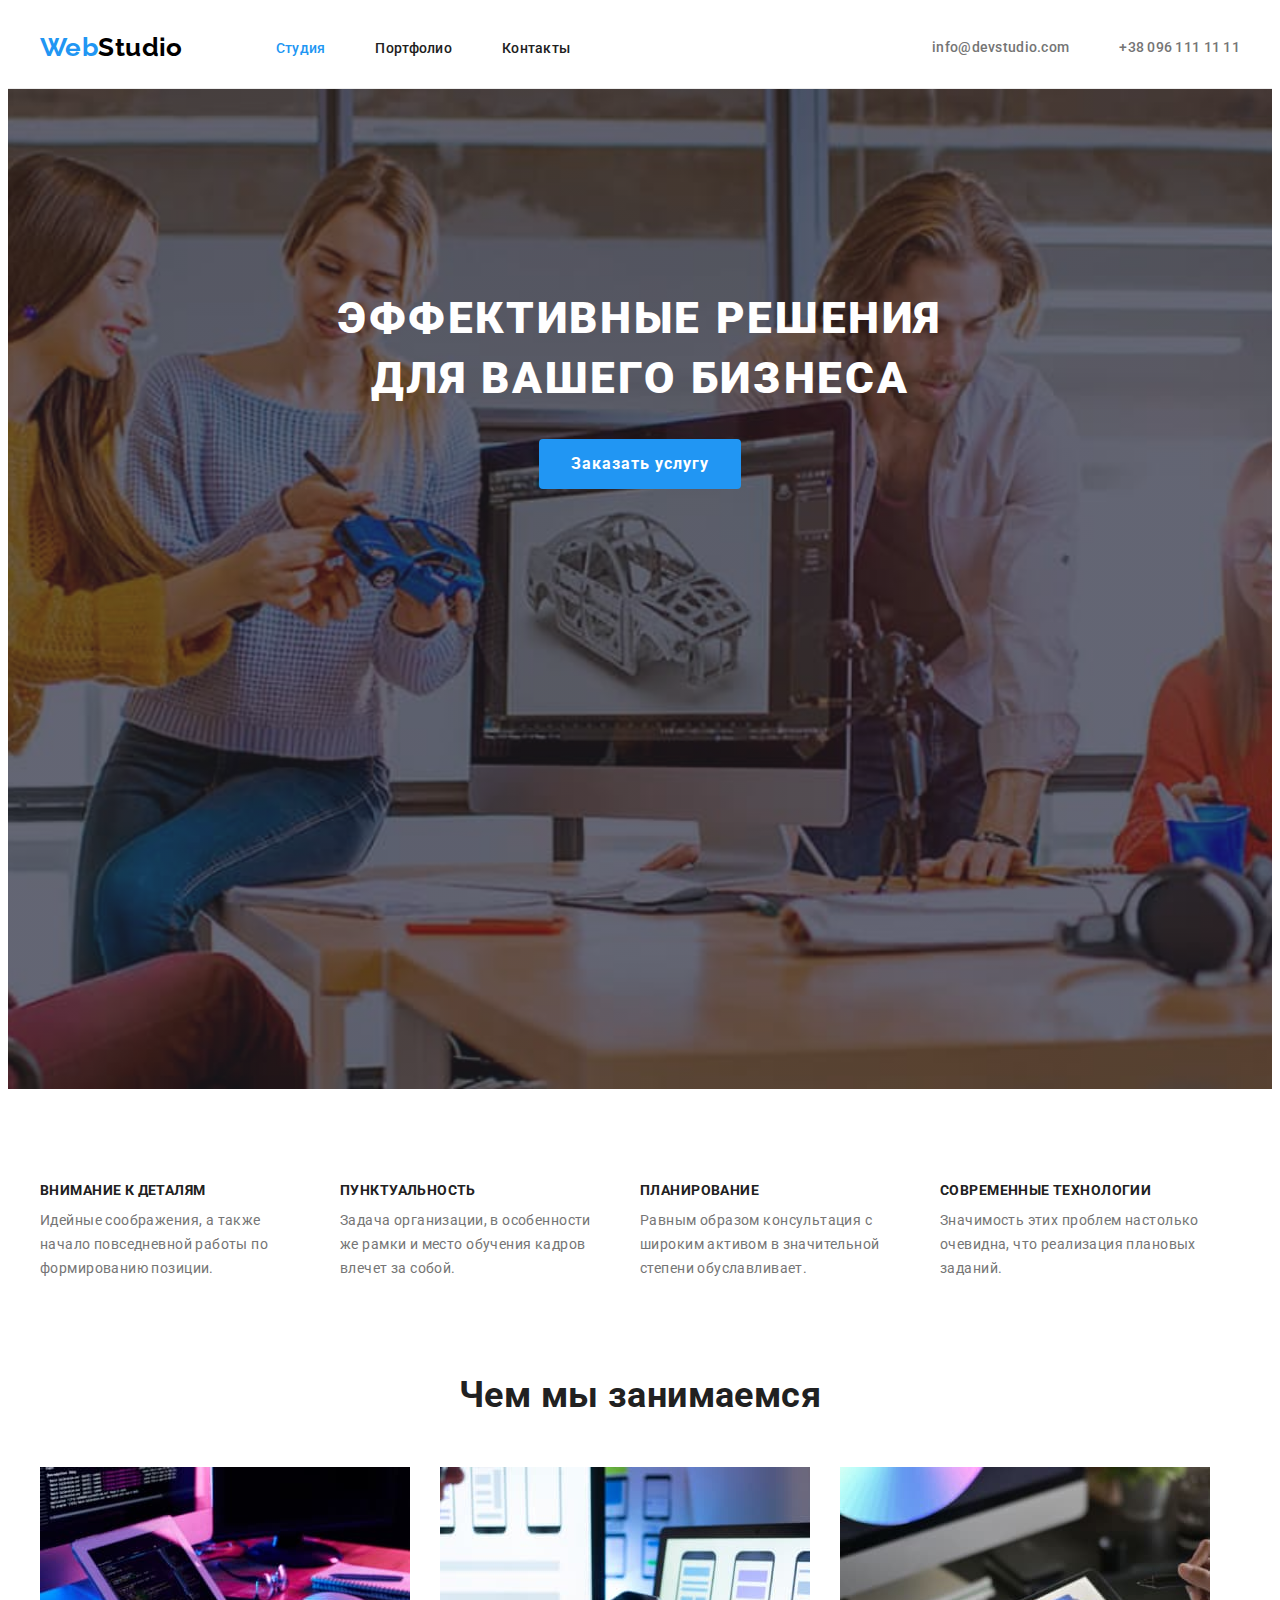
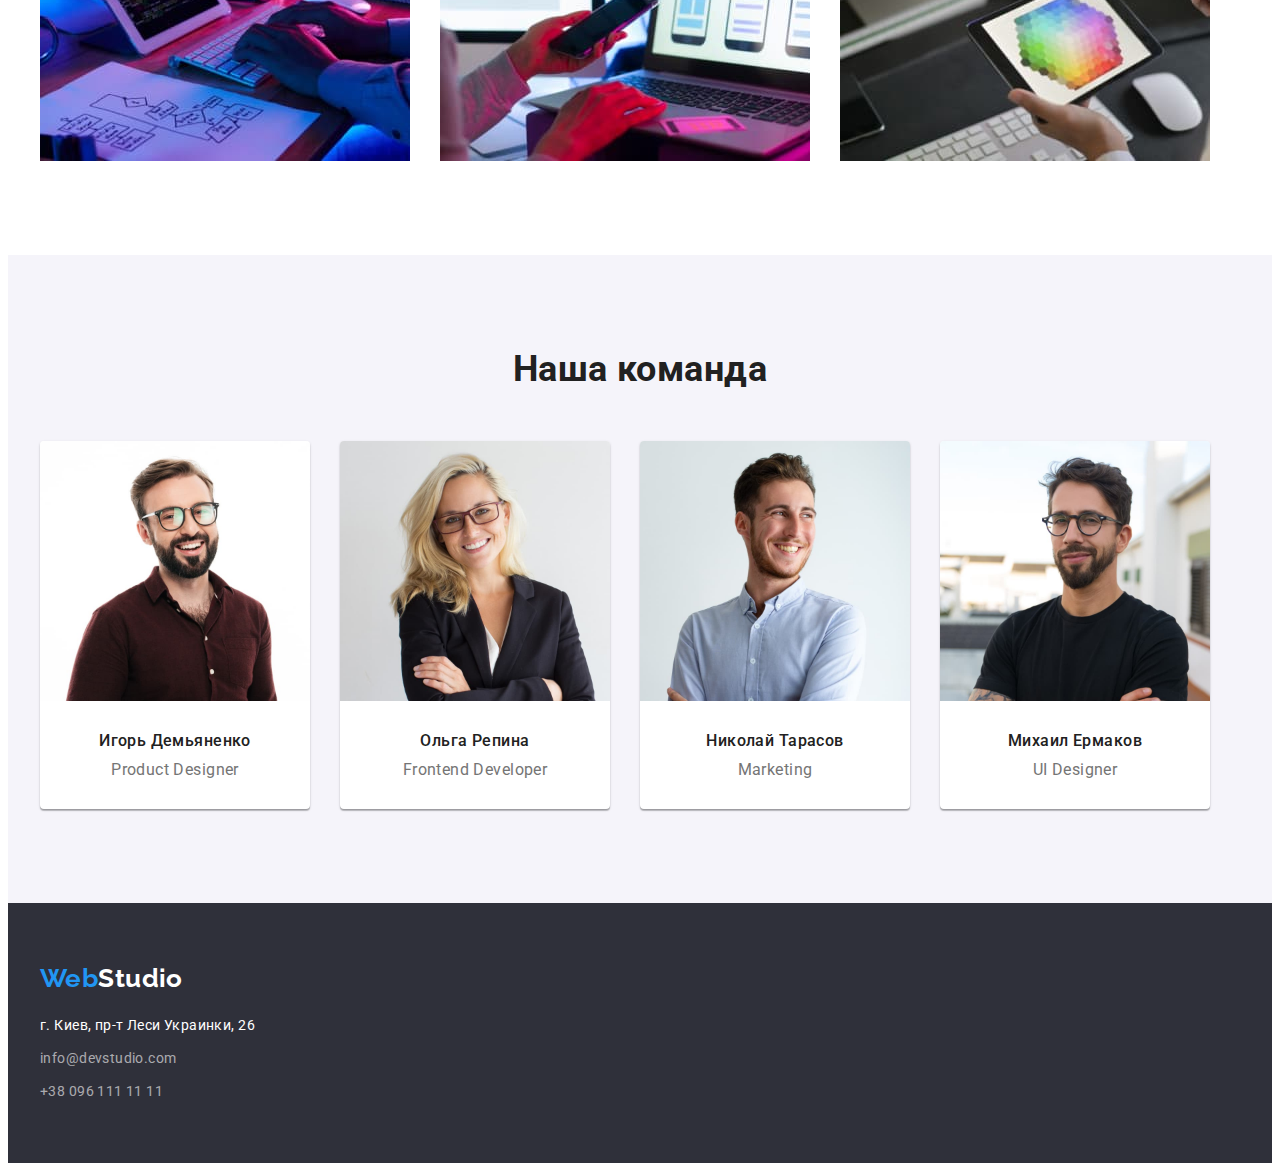
<file: index.html>
<!DOCTYPE html>
<html lang="ru">
  <head>
    <meta charset="UTF-8" />
    <meta http-equiv="X-UA-Compatible" content="IE=edge" />
    <meta name="viewport" content="width=device-width, initial-scale=1.0" />
    <title>Document</title>
    <link rel="preconnect" href="https://fonts.googleapis.com" />
    <link rel="preconnect" href="https://fonts.gstatic.com" crossorigin />
    <link
      href="https://fonts.googleapis.com/css2?family=Raleway:wght@700&family=Roboto:wght@400;500;700;900&display=swap"
      rel="stylesheet"
    />
    <link
      rel="stylesheet"
      href="https://cdnjs.cloudflare.com/ajax/libs/modern-normalize/1.1.0/modern-normalize.min.css"
      integrity="sha512-wpPYUAdjBVSE4KJnH1VR1HeZfpl1ub8YT/NKx4PuQ5NmX2tKuGu6U/JRp5y+Y8XG2tV+wKQpNHVUX03MfMFn9Q=="
      crossorigin="anonymous"
      referrerpolicy="no-referrer"
    />
    <link rel="stylesheet" href="./css/styles.css" />
    <link rel="shortcut icon" href="./favicon.ico" type="image/x-icon" />
  </head>
  <body class="body">
    <header class="header">
      <div class="container">
        <nav class="navigation">
          <a class="logo" href="./index.html" lang="en" aria-label="Логотип сайта WebStudio"
            >Web<span class="logo-black-color">Studio</span>
          </a>
          <ul class="list">
            <li class="navigation-item">
              <a class="navigation-link active-text-color" href="./index.html">Студия</a>
            </li>
            <li class="navigation-item">
              <a class="navigation-link" href="./portfolio.html">Портфолио</a>
            </li>
            <li class="navigation-item"><a class="navigation-link" href="#">Контакты</a></li>
          </ul>
        </nav>
        <ul class="header-list list">
          <li class="header-items">
            <a class="header-contact" href="mailto:info@devstudio.com">info@devstudio.com</a>
          </li>
          <li class="header-items">
            <a class="header-contact" href="tel:+380961111111">+38 096 111 11 11</a>
          </li>
        </ul>
      </div>
    </header>
    <main>
      <section class="hero">
        <!-- <div class="thumb"><img src="./images/business.jpg" alt="" /></div> -->
        <div class="container">
          <h1 class="hero-title">Эффективные решения для вашего бизнеса</h1>
          <button class="hero-button" type="button">Заказать услугу</button>
        </div>
      </section>

      <section class="features section">
        <div class="container">
          <h2 class="second-title visually-hidden">Особенности компании WebStudio</h2>
          <ul class="list">
            <li class="features-item">
              <h3 class="features-third-title">Внимание к деталям</h3>
              <p class="features-text">
                Идейные соображения, а также начало повседневной работы по формированию позиции.
              </p>
            </li>
            <li class="features-item">
              <h3 class="features-third-title">Пунктуальность</h3>
              <p class="features-text">
                Задача организации, в особенности же рамки и место обучения кадров влечет за собой.
              </p>
            </li>
            <li class="features-item">
              <h3 class="features-third-title">Планирование</h3>
              <p class="features-text">
                Равным образом консультация с широким активом в значительной степени обуславливает.
              </p>
            </li>
            <li class="features-item">
              <h3 class="features-third-title">Современные технологии</h3>
              <p class="features-text">
                Значимость этих проблем настолько очевидна, что реализация плановых заданий.
              </p>
            </li>
          </ul>
        </div>
      </section>

      <section class="hobbies">
        <div class="container">
          <h2 class="hobbies-title">Чем мы занимаемся</h2>
          <ul class="list">
            <li class="hobbies-item">
              <img
                src="./images/create/what-are-we-doing-img-1.jpg"
                alt="Программирование"
                width="370"
                height="294"
              />
            </li>
            <li class="hobbies-item">
              <img
                src="./images/create/what-are-we-doing-img-2.jpg"
                alt="Мобильные приложения"
                width="370"
                height="294"
              />
            </li>
            <li class="hobbies-item">
              <img
                src="./images/create/what-are-we-doing-img-3.jpg"
                alt="Мобильные игры"
                width="370"
                height="294"
              />
            </li>
          </ul>
        </div>
      </section>

      <section class="team section">
        <div class="container">
          <h2 class="team-title">Наша команда</h2>
          <ul class="list">
            <li class="team-item">
              <img
                class="team-img"
                src="./images/our-team/our-team-img-1.jpg"
                alt="Дизайнер продукта Игорь Демьяненко"
                width="270"
                height="260"
              />
              <div class="team-items">
                <h3 class="team-third-title">Игорь Демьяненко</h3>
                <p class="team-text" lang="en">Product Designer</p>
              </div>
            </li>
            <li class="team-item">
              <img
                class="team-img"
                src="./images/our-team/our-team-img-2.jpg"
                alt="Фронтенд-разработчик Ольга Репина"
                width="270"
                height="260"
              />
              <div class="team-items">
                <h3 class="team-third-title">Ольга Репина</h3>
                <p class="team-text" lang="en">Frontend Developer</p>
              </div>
            </li>
            <li class="team-item">
              <img
                class="team-img"
                src="./images/our-team/our-team-img-3.jpg"
                alt="Маркетолог Николай Тарасов"
                width="270"
                height="260"
              />
              <div class="team-items">
                <h3 class="team-third-title">Николай Тарасов</h3>
                <p class="team-text" lang="en">Marketing</p>
              </div>
            </li>
            <li class="team-item">
              <img
                class="team-img"
                src="./images/our-team/our-team-img-4.jpg"
                alt="Дизайнер пользовательского интерфейса Михаил Ермаков"
                width="270"
                height="260"
              />
              <div class="team-items">
                <h3 class="team-third-title">Михаил Ермаков</h3>
                <p class="team-text" lang="en">UI Designer</p>
              </div>
            </li>
          </ul>
        </div>
      </section>
    </main>
    <footer class="footer">
      <div class="container">
        <a class="logo" href="/index.html" lang="en" aria-label="Логотип сайта WebStudio"
          >Web<span class="logo-white-color">Studio</span></a
        >
        <address class="address-footer">
          <ul class="list">
            <li class="footer-item">
              <a
                class="footer-address"
                href="https://goo.gl/maps/qPdaPdiiLv6fJNoK8"
                target="_blank"
                rel="noopener noreferrer nofollow"
                >г. Киев, пр-т Леси Украинки, 26</a
              >
            </li>
            <li class="footer-item">
              <a class="footer-link" href="mailto:info@devstudio.com">info@devstudio.com</a>
            </li>
            <li class="footer-item">
              <a class="footer-link" href="tel:+380961111111">+38 096 111 11 11</a>
            </li>
          </ul>
        </address>
      </div>
    </footer>
  </body>
</html>
</file>
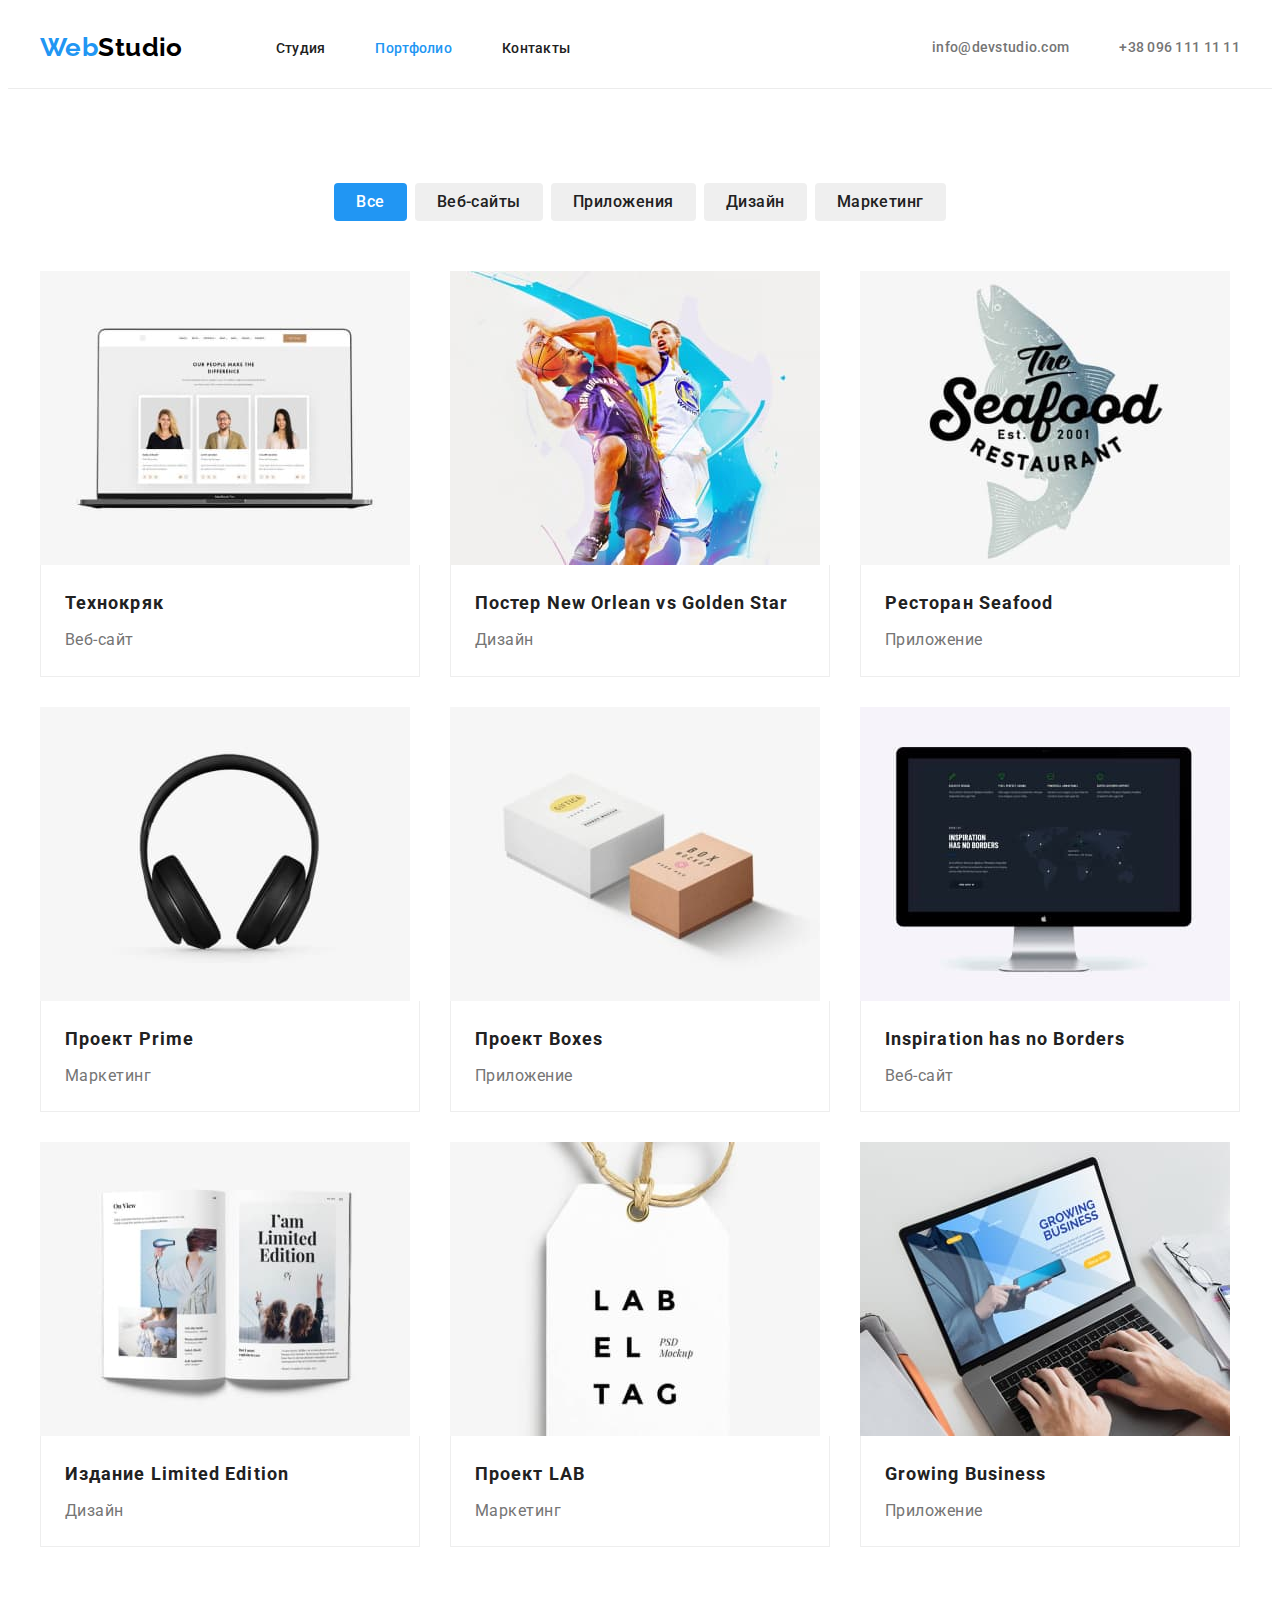
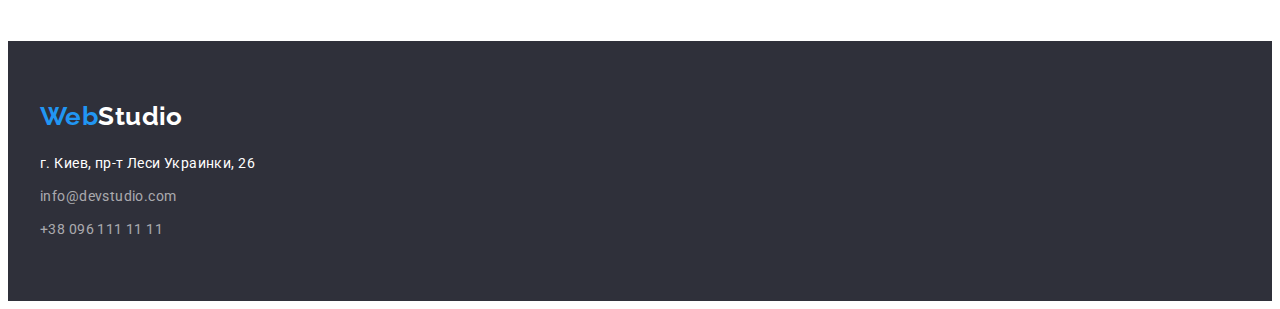
<file: portfolio.html>
<!DOCTYPE html>
<html lang="ru">
  <head>
    <meta charset="UTF-8" />
    <meta http-equiv="X-UA-Compatible" content="IE=edge" />
    <meta name="viewport" content="width=device-width, initial-scale=1.0" />
    <title>Document</title>
    <link rel="preconnect" href="https://fonts.googleapis.com" />
    <link rel="preconnect" href="https://fonts.gstatic.com" crossorigin />
    <link
      href="https://fonts.googleapis.com/css2?family=Raleway:wght@700&family=Roboto:wght@400;500;700;900&display=swap"
      rel="stylesheet"
    />
    <link
      rel="stylesheet"
      href="https://cdnjs.cloudflare.com/ajax/libs/modern-normalize/1.1.0/modern-normalize.min.css"
      integrity="sha512-wpPYUAdjBVSE4KJnH1VR1HeZfpl1ub8YT/NKx4PuQ5NmX2tKuGu6U/JRp5y+Y8XG2tV+wKQpNHVUX03MfMFn9Q=="
      crossorigin="anonymous"
      referrerpolicy="no-referrer"
    />
    <link rel="stylesheet" href="./css/styles.css" />
    <link rel="shortcut icon" href="./favicon.ico" type="image/x-icon" />
  </head>
  <body class="body">
    <header class="header">
      <div class="container">
        <nav class="navigation">
          <a class="logo" href="./index.html" lang="en" aria-label="Логотип сайта WebStudio"
            >Web<span class="logo-black-color">Studio</span>
          </a>
          <ul class="list">
            <li class="navigation-item">
              <a class="navigation-link" href="./index.html">Студия</a>
            </li>
            <li class="navigation-item">
              <a class="navigation-link active-text-color" href="./portfolio.html">Портфолио</a>
            </li>
            <li class="navigation-item"><a class="navigation-link" href="#">Контакты</a></li>
          </ul>
        </nav>
        <ul class="header-list list">
          <li class="header-items">
            <a class="header-contact" href="mailto:info@devstudio.com">info@devstudio.com</a>
          </li>
          <li class="header-items">
            <a class="header-contact" href="tel:+380961111111">+38 096 111 11 11</a>
          </li>
        </ul>
      </div>
    </header>
    <main>
      <section class="portfolio">
        <div class="container">
          <h1 class="portfolio-title visually-hidden">Наши работы</h1>
          <ul class="portfolio-filter list">
            <li class="items">
              <button class="portfolio-btn activ-btn" type="button">Все</button>
            </li>
            <li class="items"><button class="portfolio-btn" type="button">Веб-сайты</button></li>
            <li class="items"><button class="portfolio-btn" type="button">Приложения</button></li>
            <li class="items"><button class="portfolio-btn" type="button">Дизайн</button></li>
            <li class="items"><button class="portfolio-btn" type="button">Маркетинг</button></li>
          </ul>
          <ul class="portfolio-list list">
            <li class="portfolio-item">
              <a class="portfolio-link" href="#">
                <img
                  src="./images/portfolio/photos-our-portfolio-1.jpg"
                  alt="Разработка веб-сайта Технокряк"
                  width="370"
                  height="294"
                />
                <div class="text">
                  <h2 class="portfolio-second-title">Технокряк</h2>
                  <p class="portfolio-text">Веб-сайт</p>
                </div>
              </a>
            </li>
            <li class="portfolio-item">
              <a class="portfolio-link" href="#">
                <img
                  src="./images/portfolio/photos-our-portfolio-2.jpg"
                  alt="Разработка дизайна постера"
                  width="370"
                  height="294"
                />
                <div class="text">
                  <h2 class="portfolio-second-title">
                    Постер <span lang="en">New Orlean vs Golden Star</span>
                  </h2>
                  <p class="portfolio-text">Дизайн</p>
                </div>
              </a>
            </li>
            <li class="portfolio-item">
              <a class="portfolio-link" href="#">
                <img
                  src="./images/portfolio/photos-our-portfolio-3.jpg"
                  alt="Создание приложения для ресторана Seafood"
                  width="370"
                  height="294"
                />
                <div class="text">
                  <h2 class="portfolio-second-title">Ресторан <span lang="en">Seafood</span></h2>
                  <p class="portfolio-text">Приложение</p>
                </div>
              </a>
            </li>
            <li class="portfolio-item">
              <a class="portfolio-link" href="#">
                <img
                  src="./images/portfolio/photos-our-portfolio-4.jpg"
                  alt="Маркетинг для проекта Prime"
                  width="370"
                  height="294"
                />
                <div class="text">
                  <h2 class="portfolio-second-title">Проект <span lang="en">Prime</span></h2>
                  <p class="portfolio-text">Маркетинг</p>
                </div>
              </a>
            </li>
            <li class="portfolio-item">
              <a class="portfolio-link" href="#">
                <img
                  src="./images/portfolio/photos-our-portfolio-5.jpg"
                  alt="Разработка и запуск приложения Boxes"
                  width="370"
                  height="294"
                />
                <div class="text">
                  <h2 class="portfolio-second-title">Проект <span lang="en">Boxes</span></h2>
                  <p class="portfolio-text">Приложение</p>
                </div>
              </a>
            </li>
            <li class="portfolio-item">
              <a class="portfolio-link" href="#">
                <img
                  src="./images/portfolio/photos-our-portfolio-6.jpg"
                  alt="Проектировка сайта «Inspiration has no Borders»"
                  width="370"
                  height="294"
                />
                <div class="text">
                  <h2 class="portfolio-second-title" lang="en">Inspiration has no Borders</h2>
                  <p class="portfolio-text">Веб-сайт</p>
                </div>
              </a>
            </li>
            <li class="portfolio-item">
              <a class="portfolio-link" href="#">
                <img
                  src="./images/portfolio/photos-our-portfolio-7.jpg"
                  alt="Разработка дизайна Limited Edition"
                  width="370"
                  height="294"
                />
                <div class="text">
                  <h2 class="portfolio-second-title">
                    Издание <span lang="en">Limited Edition</span>
                  </h2>
                  <p class="portfolio-text">Дизайн</p>
                </div>
              </a>
            </li>
            <li class="portfolio-item">
              <a class="portfolio-link" href="#">
                <img
                  src="./images/portfolio/photos-our-portfolio-8.jpg"
                  alt="Маркетинг для проекта LAB"
                  width="370"
                  height="294"
                />
                <div class="text">
                  <h2 class="portfolio-second-title">Проект <span lang="en">LAB</span></h2>
                  <p class="portfolio-text">Маркетинг</p>
                </div>
              </a>
            </li>
            <li class="portfolio-item">
              <a class="portfolio-link" href="#">
                <img
                  src="./images/portfolio/photos-our-portfolio-9.jpg"
                  alt="Разработка и тестирование приложения Growing Business"
                  width="370"
                  height="294"
                />
                <div class="text">
                  <h2 class="portfolio-second-title" lang="en">Growing Business</h2>
                  <p class="portfolio-text">Приложение</p>
                </div>
              </a>
            </li>
          </ul>
        </div>
      </section>
    </main>
    <footer class="footer">
      <div class="container">
        <a class="logo" href="/index.html" lang="en" aria-label="Логотип сайта WebStudio"
          >Web<span class="logo-white-color">Studio</span></a
        >
        <address class="address-footer">
          <ul class="list">
            <li class="footer-item">
              <a
                class="footer-address"
                href="https://goo.gl/maps/qPdaPdiiLv6fJNoK8"
                target="_blank"
                rel="noopener noreferrer nofollow"
                >г. Киев, пр-т Леси Украинки, 26</a
              >
            </li>
            <li class="footer-item">
              <a class="footer-link" href="mailto:info@devstudio.com">info@devstudio.com</a>
            </li>
            <li class="footer-item">
              <a class="footer-link" href="tel:+380961111111">+38 096 111 11 11</a>
            </li>
          </ul>
        </address>
      </div>
    </footer>
  </body>
</html>
</file>
<file: css/styles.css>
/*#region root, кастомні властивості або css зміні */
:root {
  /* fonts */
  --main-font: Roboto, sans-serif;
  --secondary-font: Raleway, sans-serif;

  /* text colors */
  --main-text-color: #757575;
  --secondary-text-color: #ffffff;
  --accent-color: #2196f3;
  --title-color: #212121;
  --footer-link-color: rgba(255, 255, 255, 0.6);
  --logo-black-color: #000000;
  --button-hover-color: #188ce8;

  /* background colors */
  --main-background-color: #ffffff;
  --dark-background-color: #2f303a;
  --secondary-background-color: #f5f4fa;
  --header-board-color: #ececec;
  --border-color: #eeeeee;

  /* shadow colors */
  --card-shadow: 0px 1px 3px rgba(0, 0, 0, 0.12), 0px 1px 1px rgba(0, 0, 0, 0.14),
    0px 2px 1px rgba(0, 0, 0, 0.2);
}

/*#endregion*/
/*#region Властивості body за замовченням */
.body {
  font-family: var(--main-font);
  font-size: 14px;
  letter-spacing: 0.03em;

  color: var(--main-text-color);
  background-color: var(--main-background-color);
}

/* #endregion */
/*#region Глобальне скидання стилів тегів */
h1,
h2,
h3,
p {
  margin: 0;
}

ul,
ol {
  list-style: none;
  padding: 0;
  margin: 0;
}

a {
  text-decoration: none;
}

img {
  display: block;
  max-width: 100%;
  height: auto;
}

/*#endregion*/
/*#region Ховаємо тег, який не має показуватись в браузері */
.visually-hidden {
  position: absolute;
  white-space: nowrap;
  width: 1px;
  height: 1px;
  overflow: hidden;
  border: 0;
  padding: 0;
  clip: rect(0 0 0 0);
  clip-path: inset(50%);
  margin: -1px;
}

/*#endregion*/
/*#region Властивості .container та .section  */
.container {
  width: 1200px;
  padding-left: 15px;
  padding-right: 15px;
  margin-left: auto;
  margin-right: auto;
}

.section {
  padding-top: 94px;
  padding-bottom: 94px;
}

/*#endregion*/
/*#region Header */
.navigation .list {
  display: flex;
  align-items: center;
}

.container .navigation {
  display: flex;
  align-items: center;
}

.header .container {
  display: flex;
  align-items: center;
}

.header {
  border-bottom: 1px solid var(--header-board-color);
}

.logo {
  text-decoration: none;
  font-family: var(--secondary-font);
  font-size: 26px;
  font-weight: 700;
  line-height: 1.19;

  color: var(--accent-color);
}

.navigation .logo {
  padding-top: 24px;
  padding-bottom: 25px;
  margin-right: 93px;
}

.logo-black-color {
  color: var(--logo-black-color);
}

.logo-white-color {
  color: var(--secondary-text-color);
}

.list {
  list-style: none;
}

.navigation-item {
  margin-right: 50px;
}

.navigation-item:last-child {
  margin-right: 0;
}

.navigation-link {
  display: block;
  padding-top: 32px;
  padding-bottom: 32px;

  font-weight: 500;
  line-height: 1.17;
  letter-spacing: 0.02em;

  text-decoration: none;

  color: var(--title-color);
}

.active-text-color,
.navigation-link:hover,
.navigation-link:focus,
.header-contact:hover,
.header-contact:focus,
.footer-address:hover,
.footer-address:focus,
.footer-link:hover,
.footer-link:focus {
  color: var(--accent-color);
}

.header-list {
  margin-left: auto;

  display: flex;
  align-items: center;
}

.header-items {
  margin-right: 50px;
}

.header-items:last-child {
  margin-right: 0;
}

.header-contact {
  display: block;
  padding-top: 32px;
  padding-bottom: 32px;

  font-weight: 500;
  line-height: 1.14;
  letter-spacing: 0.02em;
  text-decoration: none;

  color: var(--main-text-color);
}

/*#endregion*/
/*#region section hero */
.hero {
  background-color: var(--dark-background-color);
  text-align: center;
  padding-top: 200px;
  padding-bottom: 200px;

  background-image: linear-gradient(to right, rgba(47, 48, 58, 0.4), rgba(47, 48, 58, 0.4)),
    url('../images/business.jpg');
  max-width: 1600px;
  height: 600px;
  margin-right: auto;
  margin-left: auto;
  background-repeat: no-repeat;
  background-position: center;
  background-size: cover;
}

.hero > .container {
}

.hero-title {
  margin-bottom: 30px;
  margin-right: auto;
  margin-left: auto;
  width: 696px;

  font-size: 44px;
  font-weight: 900;
  line-height: 1.36;
  letter-spacing: 0.06em;
  text-transform: uppercase;

  color: var(--secondary-text-color);
}

.hero-button {
  font-family: inherit;
  font-size: 16px;
  font-weight: 700;
  line-height: 1.88;
  letter-spacing: 0.06em;

  color: var(--secondary-text-color);
  background-color: var(--accent-color);
  border: none;
  padding: 10px 32px;
  border-radius: 4px;
}

.hero-button:hover,
.hero-button:focus {
  background-color: var(--button-hover-color);
}

.hero {
}

/* #endregion */
/*#region section features */
.features.section .list {
  display: flex;
  align-items: center;
}

.second-title,
.hobbies-title,
.team-title {
  font-size: 36px;
  font-weight: 700;
  line-height: 1.16;
  text-align: center;

  color: var(--title-color);
}

.features-item {
  margin-right: 30px;
  width: 270px;
}

.features-item:last-child {
  margin-right: 0;
}

.features-third-title {
  margin-bottom: 10px;
}

.features-third-title {
  font-weight: 700;
  font-size: 14px;
  line-height: 1.14;
  text-transform: uppercase;

  color: var(--title-color);
}

.features-text {
  font-weight: 400;
  line-height: 1.71;
}

/* #endregion */
/*#region section hobbies */

.hobbies {
  padding-bottom: 94px;
}

.hobbies .list {
  display: flex;
}

.hobbies-title {
  margin-bottom: 50px;
}

.hobbies-item {
  margin-right: 30px;
}

.hobbies-item:last-child {
  margin-right: 0;
}

/* #endregion */
/*#region section team */
.team {
  background-color: var(--secondary-background-color);
}

.team .list {
  display: flex;
}

.team-title {
  margin-bottom: 50px;
}

.team-items {
  padding-top: 30px;
  padding-bottom: 30px;
}

.team-third-title {
  margin-bottom: 10px;

  font-weight: 500;
  font-size: 16px;
  line-height: 1.19;
  text-align: center;

  color: var(--title-color);
}

.team-text {
  font-size: 16px;
  line-height: 1.19;
  text-align: center;
}

.team-item {
  margin-right: 30px;
  background-color: var(--main-background-color);

  box-shadow: var(--card-shadow);
  border-radius: 4px 4px 4px 4px;
}

.team-item:last-child {
  margin-right: 0;
}
.team-img{
  border-top-left-radius: 4px;
  border-top-right-radius: 4px;
}

/* #endregion */
/*#region section portfolio */
.portfolio {
  padding-top: 94px;
  padding-bottom: 94px;
}

.portfolio-filter {
  margin-bottom: 50px;

  display: flex;
  align-items: center;
  justify-content: center;
}

.portfolio-title {
  font-size: 44px;
  font-weight: 900;
  line-height: 1.36;
  letter-spacing: 0.06em;
  text-align: center;
  text-transform: uppercase;

  color: var(--title-color);
}

.portfolio-btn {
  font-family: inherit;
  font-weight: 500;
  font-size: 16px;
  line-height: 1.63;
  text-align: center;
  letter-spacing: 0.03em;
  cursor: pointer;

  border: none;
  border-radius: 4px;
  padding: 6px 22px;

  color: var(--title-color);
}

.portfolio .items {
  margin-right: 8px;
}

.portfolio .items:last-child {
  margin-right: 0;
}

.activ-btn,
.portfolio-btn:hover,
.portfolio-btn:focus {
  background-color: var(--accent-color);
  color: var(--secondary-text-color);
}

.portfolio-list {
  display: flex;
  flex-wrap: wrap;
}

.portfolio-link {
  text-decoration: none;
}

.portfolio-item {
  width: calc((100% - 2 * 30px) / 3);
  margin-right: 30px;
  margin-bottom: 30px;
}

.portfolio-item:nth-child(3n) {
  margin-right: 0;
}

.portfolio-item:nth-last-child(-n + 3) {
  margin-bottom: 0;
}

.portfolio-second-title {
  margin-bottom: 4px;

  font-weight: 700;
  font-size: 18px;
  line-height: 2;
  letter-spacing: 0.06em;

  color: var(--title-color);
}

.portfolio-text {
  font-size: 16px;
  line-height: 1.88;
  letter-spacing: 0.03em;

  color: var(--main-text-color);
}

.portfolio-item .text {
  padding: 20px 24px;
  border-left: 1px solid var(--border-color);
  border-right: 1px solid var(--border-color);
  border-bottom: 1px solid var(--border-color);
}

/* #endregion */
/*#region Footer */

.footer {
  background-color: var(--dark-background-color);
  padding-top: 60px;
  padding-bottom: 60px;
}

.footer .logo {
  display: inline-block;
  margin-bottom: 20px;
}

.footer-item {
  margin-bottom: 9px;
}

.footer-item:last-child {
  margin-bottom: 0;
}

.footer-address {
  line-height: 1.71;

  color: var(--secondary-text-color);

  text-decoration: none;
  font-style: normal;
}

.footer-link {
  line-height: 1.71;

  color: var(--footer-link-color);

  text-decoration: none;
  font-style: normal;
}

/* #endregion */
</file>
